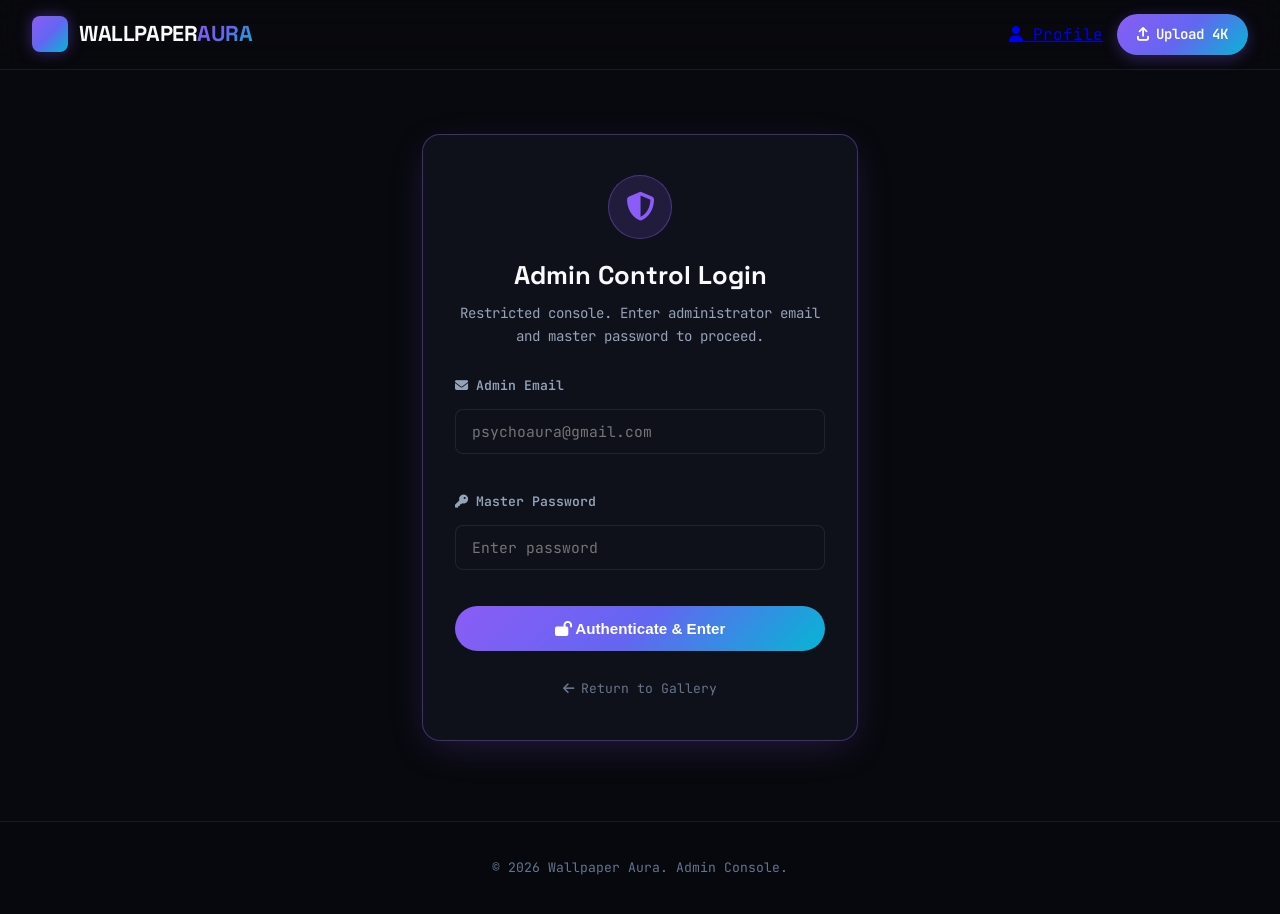
<file: admin.html>
<!DOCTYPE html>
<html lang="en">
<head>
    <meta charset="UTF-8">
    <meta name="viewport" content="width=device-width, initial-scale=1.0">
    <title>Admin Control Center | Wallpaper Aura</title>
    <link rel="stylesheet" href="style.css">
    <!-- Distinct Font for Admin: JetBrains Mono -->
    <link rel="preconnect" href="https://fonts.googleapis.com">
    <link rel="preconnect" href="https://fonts.gstatic.com" crossorigin>
    <link href="https://fonts.googleapis.com/css2?family=JetBrains+Mono:wght@400;500;600;700;800&family=Space+Grotesk:wght@500;600;700&display=swap" rel="stylesheet">
    <link rel="stylesheet" href="https://cdnjs.cloudflare.com/ajax/libs/font-awesome/6.4.0/css/all.min.css">
</head>
<body class="page-admin">
    <!-- Navbar -->
    <header class="navbar">
        <div class="nav-container">
            <a href="index.html" class="brand-logo">
                <span class="brand-icon"><i class="fa-solid fa-sparkles"></i></span>
                <span class="brand-text">WALLPAPER<span class="accent-text">AURA</span></span>
            </a>

            <div class="nav-actions">
                <a href="profile.html" class="nav-tab-btn">
                    <i class="fa-solid fa-user"></i>
                    <span>Profile</span>
                </a>
                <a href="upload.html" class="upload-btn">
                    <i class="fa-solid fa-arrow-up-from-bracket"></i>
                    <span>Upload 4K</span>
                </a>
                <button class="btn-secondary" id="adminLogoutBtn" style="padding:0.45rem 0.9rem; font-size:0.82rem; cursor:pointer;" title="Sign out of Admin session">
                    <i class="fa-solid fa-right-from-bracket"></i> Logout
                </button>
            </div>
        </div>
    </header>

    <!-- Admin Access Guard & Secret Admin Login Card -->
    <div id="accessDeniedBox" class="main-container hidden" style="max-width: 500px; padding-top: 4rem;">
        <div class="admin-box-card" style="padding: 2.5rem 2rem; border: 1px solid rgba(139, 92, 246, 0.4); box-shadow: 0 10px 40px -10px rgba(139, 92, 246, 0.25);">
            <div style="text-align: center; margin-bottom: 1.75rem;">
                <div style="display:inline-flex; align-items:center; justify-content:center; width:64px; height:64px; border-radius:50%; background:rgba(139, 92, 246, 0.15); border:1px solid rgba(139, 92, 246, 0.4); margin-bottom:1rem;">
                    <i class="fa-solid fa-shield-halved" style="font-size: 1.8rem; color: var(--accent-violet);"></i>
                </div>
                <h2 style="font-family: var(--font-heading); font-size:1.6rem; margin-bottom: 0.4rem;">Admin Control Login</h2>
                <p style="color: var(--text-secondary); font-size:0.88rem;">
                    Restricted console. Enter administrator email and master password to proceed.
                </p>
            </div>

            <form id="adminLoginForm" novalidate style="display:flex; flex-direction:column; gap:1.2rem;">
                <div class="login-form-group">
                    <label for="adminLoginEmail" style="font-size:0.82rem; font-weight:600; color:var(--text-secondary); display:block; margin-bottom:0.4rem;">
                        <i class="fa-solid fa-envelope"></i> Admin Email
                    </label>
                    <input type="email" id="adminLoginEmail" placeholder="psychoaura@gmail.com" required style="width:100%; padding:0.75rem 1rem; background:var(--bg-surface); border:1px solid var(--border-subtle); border-radius:var(--radius-sm); color:#fff; font-family:var(--font-admin); outline:none;">
                </div>

                <div class="login-form-group">
                    <label for="adminLoginPassword" style="font-size:0.82rem; font-weight:600; color:var(--text-secondary); display:block; margin-bottom:0.4rem;">
                        <i class="fa-solid fa-key"></i> Master Password
                    </label>
                    <input type="password" id="adminLoginPassword" placeholder="Enter password" required style="width:100%; padding:0.75rem 1rem; background:var(--bg-surface); border:1px solid var(--border-subtle); border-radius:var(--radius-sm); color:#fff; font-family:var(--font-admin); outline:none;">
                </div>

                <div id="adminLoginError" class="hidden" style="color:#fb7185; background:rgba(244,63,94,0.1); border:1px solid rgba(244,63,94,0.3); padding:0.6rem 0.8rem; border-radius:var(--radius-sm); font-size:0.82rem; display:flex; align-items:center; gap:0.5rem;">
                    <i class="fa-solid fa-triangle-exclamation"></i>
                    <span id="adminLoginErrorText">Invalid admin credentials.</span>
                </div>

                <button type="submit" id="adminLoginSubmitBtn" class="btn-primary" style="width:100%; justify-content:center; padding:0.85rem; font-weight:700; font-size:0.95rem; cursor:pointer;">
                    <i class="fa-solid fa-lock-open"></i> Authenticate & Enter
                </button>
            </form>

            <div style="margin-top: 1.5rem; text-align: center;">
                <a href="index.html" style="color: var(--text-muted); text-decoration: none; font-size: 0.82rem; display:inline-flex; align-items:center; gap:0.4rem;">
                    <i class="fa-solid fa-arrow-left"></i> Return to Gallery
                </a>
            </div>
        </div>
    </div>

    <!-- Admin Dashboard Main Container (Shown if authorized) -->
    <main class="admin-container" id="adminContent">
        <div class="admin-header">
            <div class="admin-title-area">
                <span class="admin-badge"><i class="fa-solid fa-shield-cat"></i> System Administrator</span>
                <h2>Admin Control Center</h2>
                <p>Manage dynamic categories, resolution tiers, Google OAuth Client ID, and wallpaper inventory.</p>
            </div>
            <div class="admin-quick-actions">
                <a href="upload.html" class="btn-primary" style="text-decoration: none;">
                    <i class="fa-solid fa-plus"></i> Upload 4K Wallpaper
                </a>
                <a href="index.html" class="btn-secondary" style="text-decoration: none;">
                    <i class="fa-solid fa-arrow-left"></i> View Live Site
                </a>
            </div>
        </div>

        <!-- Admin Management Grid -->
        <div class="admin-management-grid">
            <!-- Dynamic Category Manager -->
            <div class="admin-box-card">
                <h3><i class="fa-solid fa-folder-tree" style="color:var(--accent-blue)"></i> Dynamic Categories</h3>
                <p class="box-desc">Add new categories or remove existing ones. Updates gallery filter tabs and upload options instantly.</p>
                
                <form id="addCategoryForm" class="inline-form">
                    <input type="text" id="newCategoryInput" placeholder="New Category (e.g. Cyberpunk, Street, Cars...)" required>
                    <button type="submit" class="btn-inline"><i class="fa-solid fa-plus"></i> Add</button>
                </form>

                <div class="items-tag-list" id="categoriesList">
                    <!-- Dynamic categories -->
                </div>
            </div>

            <!-- Dynamic Resolution Tiers Manager -->
            <div class="admin-box-card">
                <h3><i class="fa-solid fa-tv" style="color:var(--accent-blue)"></i> Dynamic Resolution Tiers</h3>
                <p class="box-desc">Add custom download resolutions (e.g. 8K UHD, Dual Monitor, Phone Crop).</p>
                
                <form id="addResolutionForm" class="inline-form" style="display:grid; grid-template-columns: 1fr 1fr 80px auto; gap:0.5rem;">
                    <input type="text" id="newResLabel" placeholder="Label (e.g. 8K UHD)" required>
                    <input type="text" id="newResDims" placeholder="Dimensions (e.g. 7680x4320)" required>
                    <input type="text" id="newResBadge" placeholder="Badge (8K)" required>
                    <button type="submit" class="btn-inline"><i class="fa-solid fa-plus"></i> Add</button>
                </form>

                <div class="items-tag-list" id="resolutionsList">
                    <!-- Dynamic resolutions -->
                </div>
            </div>

            <!-- Google OAuth Credentials & Setup Guide -->
            <div class="admin-box-card">
                <h3><i class="fa-brands fa-google" style="color:#4285F4"></i> Google OAuth 2.0 Credentials</h3>
                <p class="box-desc">Link your real Google OAuth 2.0 Client ID and Secret from Google Cloud Console.</p>
                
                <form id="googleClientIdForm" class="inline-form" style="margin-bottom:0.75rem;">
                    <input type="text" id="googleClientIdInput" placeholder="Google Client ID (e.g. 846229377994...apps.googleusercontent.com)">
                    <button type="submit" class="btn-inline"><i class="fa-solid fa-save"></i> Save ID</button>
                </form>

                <form id="googleClientSecretForm" class="inline-form">
                    <input type="password" id="googleClientSecretInput" placeholder="Google Client Secret (e.g. GOCSPX-...)">
                    <button type="submit" class="btn-inline"><i class="fa-solid fa-key"></i> Save Secret</button>
                </form>

                <details style="font-size:0.8rem; color:var(--text-muted); background:var(--bg-surface); padding:0.75rem; border-radius:var(--radius-sm); border:1px solid var(--border-subtle); cursor:pointer; margin-top:0.75rem;">
                    <summary style="font-weight:600; color:var(--text-primary);"><i class="fa-solid fa-circle-info"></i> Google Cloud Console Configuration Guide</summary>
                    <ol style="margin-top:0.6rem; margin-left:1.2rem; line-height:1.7;">
                        <li>Go to <a href="https://console.cloud.google.com/" target="_blank" style="color:var(--accent-blue);">Google Cloud Console</a>.</li>
                        <li>Create a project (e.g. <strong>Wallpaper Aura</strong>).</li>
                        <li>Go to <strong>APIs & Services</strong> &rarr; <strong>OAuth consent screen</strong> &rarr; fill details.</li>
                        <li>Go to <strong>Credentials</strong> &rarr; <strong>Create Credentials</strong> &rarr; <strong>OAuth Client ID</strong> (Web Application).</li>
                        <li>Under <strong>Authorized JavaScript origins</strong>, add:
                            <br><code>https://wallpaper-aura.vercel.app</code> and <code>http://localhost:3000</code>.
                        </li>
                        <li>Save your generated <strong>Client ID</strong> and <strong>Client Secret</strong> here.</li>
                    </ol>
                </details>
            </div>

            <!-- Authorized Admin Emails -->
            <div class="admin-box-card">
                <h3><i class="fa-solid fa-user-shield" style="color:#10b981"></i> Authorized Admin Emails</h3>
                <p class="box-desc">Google accounts granted administrator privileges (can access this page & upload wallpapers).</p>
                
                <form id="addAdminForm" class="inline-form">
                    <input type="email" id="newAdminEmailInput" placeholder="admin@gmail.com" required>
                    <button type="submit" class="btn-inline"><i class="fa-solid fa-user-plus"></i> Authorize</button>
                </form>

                <div class="items-tag-list" id="adminsList">
                    <!-- Admin emails -->
                </div>
            </div>
        </div>

        <!-- User Management & Admin Access Permissions -->
        <div class="admin-table-card" style="margin-bottom: 2.5rem;">
            <div class="table-header-bar" style="display:flex; justify-content:space-between; align-items:center; flex-wrap:wrap; gap:1rem;">
                <div>
                    <h3 style="font-size:1.15rem; font-weight:700; margin-bottom:0.2rem;">
                        <i class="fa-solid fa-users-gear" style="color:var(--accent-violet)"></i> Registered Users & Admin Access
                    </h3>
                    <span class="box-desc" style="margin-bottom:0;">Search users and grant or revoke full administrator privileges (grants top Admin Panel access).</span>
                </div>
                <div style="position:relative; min-width:260px;">
                    <input type="text" id="userSearchInput" placeholder="Search users by name or email..." style="width:100%; padding:0.55rem 1rem 0.55rem 2.2rem; background:var(--bg-surface); border:1px solid var(--border-subtle); border-radius:var(--radius-full); color:#fff; font-size:0.85rem; outline:none;">
                    <i class="fa-solid fa-magnifying-glass" style="position:absolute; left:0.85rem; top:50%; transform:translateY(-50%); color:var(--text-muted); font-size:0.8rem;"></i>
                </div>
            </div>

            <div class="table-responsive">
                <table class="admin-table">
                    <thead>
                        <tr>
                            <th>User</th>
                            <th>Email Address</th>
                            <th>Role & Access</th>
                            <th>Action</th>
                        </tr>
                    </thead>
                    <tbody id="usersTableBody">
                        <!-- Populated dynamically -->
                    </tbody>
                </table>
            </div>
        </div>

        <!-- Inventory Table -->
        <div class="admin-table-card">
            <div class="table-header-bar">
                <h3><i class="fa-solid fa-table-list"></i> Wallpaper Inventory Management</h3>
            </div>
            <div class="table-responsive">
                <table class="admin-table">
                    <thead>
                        <tr>
                            <th>Preview</th>
                            <th>Title</th>
                            <th>Category</th>
                            <th>Resolution</th>
                            <th>Uploader</th>
                            <th>Metrics</th>
                            <th>Action</th>
                        </tr>
                    </thead>
                    <tbody id="inventoryTableBody">
                        <!-- Populated by JavaScript -->
                    </tbody>
                </table>
            </div>
        </div>
    </main>

    <footer class="footer">
        <div class="footer-container">
            <div>&copy; 2026 Wallpaper Aura. Admin Console.</div>
        </div>
    </footer>

    <script src="db.js"></script>
    <script>
        document.addEventListener('DOMContentLoaded', async () => {
            await DB.init();

            const accessDeniedBox = document.getElementById('accessDeniedBox');
            const adminContent = document.getElementById('adminContent');

            function checkAccess() {
                const currentUser = DB.getCurrentUser();
                const isAuthorized = currentUser && DB.isAdmin(currentUser.email);

                if (!isAuthorized) {
                    accessDeniedBox.classList.remove('hidden');
                    adminContent.classList.add('hidden');
                    document.getElementById('adminLogoutBtn')?.classList.add('hidden');
                } else {
                    accessDeniedBox.classList.add('hidden');
                    adminContent.classList.remove('hidden');
                    document.getElementById('adminLogoutBtn')?.classList.remove('hidden');
                    renderAdminData();
                }
            }

            // Secret Master Admin Login Handler (psychoaura@gmail.com / psychoff123)
            const adminLoginForm = document.getElementById('adminLoginForm');
            const adminLoginError = document.getElementById('adminLoginError');
            const adminLoginErrorText = document.getElementById('adminLoginErrorText');

            adminLoginForm?.addEventListener('submit', (e) => {
                e.preventDefault();
                const email = document.getElementById('adminLoginEmail').value.trim();
                const pass = document.getElementById('adminLoginPassword').value;

                if (DB.verifyAdmin(email, pass)) {
                    adminLoginError?.classList.add('hidden');
                    const normalizedEmail = email.toLowerCase();
                    DB.setCurrentUser({
                        name: normalizedEmail === 'psychoaura@gmail.com' ? 'Master Admin' : normalizedEmail.split('@')[0],
                        email: normalizedEmail,
                        avatar: 'https://images.unsplash.com/photo-1534528741775-53994a69daeb?w=100'
                    });
                    checkAccess();
                } else {
                    if (adminLoginError) {
                        adminLoginError.classList.remove('hidden');
                        adminLoginError.style.display = 'flex';
                        if (adminLoginErrorText) adminLoginErrorText.textContent = 'Invalid admin email or master password. Access denied.';
                    }
                }
            });

            // Logout button
            document.getElementById('adminLogoutBtn')?.addEventListener('click', () => {
                DB.logout();
                window.location.href = 'index.html';
            });

            // User Search Input Listener
            document.getElementById('userSearchInput')?.addEventListener('input', () => {
                renderUsers();
            });

            function renderUsers() {
                const tbody = document.getElementById('usersTableBody');
                if (!tbody) return;
                const allUsers = DB.getUsers();
                const query = (document.getElementById('userSearchInput')?.value || '').toLowerCase().trim();

                const filtered = allUsers.filter(u => {
                    if (!query) return true;
                    return (u.name || '').toLowerCase().includes(query) || (u.email || '').toLowerCase().includes(query);
                });

                if (filtered.length === 0) {
                    tbody.innerHTML = `<tr><td colspan="4" style="text-align:center; padding:2rem; color:var(--text-muted);">No matching registered users found.</td></tr>`;
                    return;
                }

                tbody.innerHTML = filtered.map(u => {
                    const isAdmin = DB.isAdmin(u.email);
                    const isMaster = u.email.toLowerCase() === 'psychoaura@gmail.com';
                    return `
                        <tr>
                            <td>
                                <div style="display:flex; align-items:center; gap:0.75rem;">
                                    <img src="${u.avatar || 'https://images.unsplash.com/photo-1534528741775-53994a69daeb?w=80'}" style="width:36px; height:36px; border-radius:50%; object-fit:cover; border:1px solid var(--border-subtle);">
                                    <strong style="color:var(--text-primary);">${u.name || 'User'}</strong>
                                </div>
                            </td>
                            <td style="color:var(--text-secondary); font-family:var(--font-admin); font-size:0.85rem;">${u.email}</td>
                            <td>
                                ${isAdmin 
                                    ? `<span class="admin-badge" style="background:rgba(139,92,246,0.15); color:var(--accent-lavender); border-color:rgba(139,92,246,0.3);"><i class="fa-solid fa-crown" style="color:#f59e0b;"></i> ${isMaster ? 'Master Admin' : 'Administrator'}</span>`
                                    : `<span style="background:rgba(255,255,255,0.05); color:var(--text-muted); padding:0.25rem 0.65rem; border-radius:var(--radius-full); font-size:0.78rem;">Member</span>`
                                }
                            </td>
                            <td>
                                ${isMaster 
                                    ? `<span style="color:var(--text-muted); font-size:0.78rem; font-style:italic;">Primary Master</span>`
                                    : isAdmin
                                        ? `<button class="btn-revoke-admin" data-email="${u.email}" style="padding:0.4rem 0.85rem; background:rgba(244,63,94,0.12); color:#fb7185; border:1px solid rgba(244,63,94,0.3); border-radius:var(--radius-sm); cursor:pointer; font-size:0.78rem; font-weight:600;" title="Revoke Admin Access">
                                            <i class="fa-solid fa-user-xmark"></i> Revoke Admin
                                           </button>`
                                        : `<button class="btn-grant-admin" data-email="${u.email}" style="padding:0.4rem 0.85rem; background:var(--accent-violet); color:#fff; border:none; border-radius:var(--radius-sm); cursor:pointer; font-size:0.78rem; font-weight:600;" title="Grant Full Admin Access">
                                            <i class="fa-solid fa-user-shield"></i> Grant Admin Access
                                           </button>`
                                }
                            </td>
                        </tr>
                    `;
                }).join('');

                tbody.querySelectorAll('.btn-grant-admin').forEach(btn => {
                    btn.addEventListener('click', () => {
                        const email = btn.dataset.email;
                        DB.addAdminEmail(email);
                        renderUsers();
                        renderAdminData();
                        alert(`Admin privileges granted to ${email}! They will now see the top Admin Panel and Upload buttons.`);
                    });
                });

                tbody.querySelectorAll('.btn-revoke-admin').forEach(btn => {
                    btn.addEventListener('click', () => {
                        const email = btn.dataset.email;
                        if (confirm(`Revoke admin access from ${email}?`)) {
                            DB.deleteAdminEmail(email);
                            renderUsers();
                            renderAdminData();
                        }
                    });
                });
            }

            function renderAdminData() {
                renderUsers();

                // Google Client ID & Secret
                document.getElementById('googleClientIdInput').value = DB.getGoogleClientId();
                const secretInput = document.getElementById('googleClientSecretInput');
                if (secretInput) secretInput.value = DB.getGoogleClientSecret();

                // Render Categories
                const catList = document.getElementById('categoriesList');
                const categories = DB.getCategories();
                catList.innerHTML = categories.map(cat => `
                    <div class="item-chip">
                        <span>${cat}</span>
                        <button class="chip-del-btn" data-del-cat="${cat}" title="Delete Category">
                            <i class="fa-solid fa-xmark"></i>
                        </button>
                    </div>
                `).join('');

                catList.querySelectorAll('[data-del-cat]').forEach(btn => {
                    btn.addEventListener('click', () => {
                        const cat = btn.dataset.delCat;
                        if (confirm(`Delete category "${cat}"?`)) {
                            DB.deleteCategory(cat);
                            renderAdminData();
                        }
                    });
                });

                // Render Resolutions
                const resList = document.getElementById('resolutionsList');
                const resolutions = DB.getResolutions();
                resList.innerHTML = resolutions.map(r => `
                    <div class="item-chip">
                        <span><strong>${r.badge}</strong>: ${r.label} (${r.dimensions})</span>
                        <button class="chip-del-btn" data-del-res="${r.label}" title="Delete Resolution">
                            <i class="fa-solid fa-xmark"></i>
                        </button>
                    </div>
                `).join('');

                resList.querySelectorAll('[data-del-res]').forEach(btn => {
                    btn.addEventListener('click', () => {
                        const resLabel = btn.dataset.delRes;
                        if (confirm(`Delete resolution "${resLabel}"?`)) {
                            DB.deleteResolution(resLabel);
                            renderAdminData();
                        }
                    });
                });

                // Render Admin Emails
                const admList = document.getElementById('adminsList');
                const adminEmails = DB.getAdminEmails();
                admList.innerHTML = adminEmails.map(email => `
                    <div class="item-chip">
                        <span>${email}</span>
                        <button class="chip-del-btn" data-del-email="${email}" title="Revoke Admin Access">
                            <i class="fa-solid fa-xmark"></i>
                        </button>
                    </div>
                `).join('');

                admList.querySelectorAll('[data-del-email]').forEach(btn => {
                    btn.addEventListener('click', () => {
                        const email = btn.dataset.delEmail;
                        if (confirm(`Revoke admin access for "${email}"?`)) {
                            DB.deleteAdminEmail(email);
                            renderAdminData();
                        }
                    });
                });

                // Render Wallpaper Inventory
                const tbody = document.getElementById('inventoryTableBody');
                const wallpapers = DB.getWallpapers();
                tbody.innerHTML = wallpapers.map(w => `
                    <tr>
                        <td><img src="${w.imageUrl}" class="table-thumb" alt="${w.title}"></td>
                        <td><strong>${w.title}</strong></td>
                        <td><span class="category-tag">${w.category}</span></td>
                        <td><span class="res-tag">${w.resolution}</span></td>
                        <td>${w.author || 'Anonymous'}</td>
                        <td style="color:var(--text-muted); font-size:0.8rem;">
                            ${w.downloads || 0} dl / ${w.likes || 0} likes
                        </td>
                        <td>
                            <button class="btn-del-sm" data-del-id="${w.id}" title="Delete Wallpaper">
                                <i class="fa-solid fa-trash"></i>
                            </button>
                        </td>
                    </tr>
                `).join('');

                tbody.querySelectorAll('[data-del-id]').forEach(btn => {
                    btn.addEventListener('click', () => {
                        const id = btn.dataset.delId;
                        if (confirm('Are you sure you want to delete this wallpaper from database?')) {
                            DB.deleteWallpaper(id);
                            renderAdminData();
                        }
                    });
                });
            }

            // Save Google Client ID
            document.getElementById('googleClientIdForm').addEventListener('submit', (e) => {
                e.preventDefault();
                const key = document.getElementById('googleClientIdInput').value.trim();
                DB.setGoogleClientId(key);
                alert('Google OAuth Client ID saved successfully!');
            });

            // Save Google Client Secret
            document.getElementById('googleClientSecretForm')?.addEventListener('submit', (e) => {
                e.preventDefault();
                const secret = document.getElementById('googleClientSecretInput').value.trim();
                DB.setGoogleClientSecret(secret);
                alert('Google OAuth Client Secret saved successfully!');
            });

            // Add Category Form
            document.getElementById('addCategoryForm').addEventListener('submit', (e) => {
                e.preventDefault();
                const input = document.getElementById('newCategoryInput');
                const val = input.value.trim();
                if (val) {
                    DB.addCategory(val);
                    input.value = '';
                    renderAdminData();
                }
            });

            // Add Resolution Form
            document.getElementById('addResolutionForm').addEventListener('submit', (e) => {
                e.preventDefault();
                const label = document.getElementById('newResLabel').value.trim();
                const dims = document.getElementById('newResDims').value.trim();
                const badge = document.getElementById('newResBadge').value.trim();
                if (label && dims) {
                    DB.addResolution(label, dims, badge);
                    document.getElementById('newResLabel').value = '';
                    document.getElementById('newResDims').value = '';
                    document.getElementById('newResBadge').value = '';
                    renderAdminData();
                }
            });

            // Add Admin Email Form
            document.getElementById('addAdminForm').addEventListener('submit', (e) => {
                e.preventDefault();
                const input = document.getElementById('newAdminEmailInput');
                const val = input.value.trim();
                if (val) {
                    DB.addAdminEmail(val);
                    input.value = '';
                    renderAdminData();
                }
            });

            checkAccess();
        });
    </script>
</body>
</html>
</file>
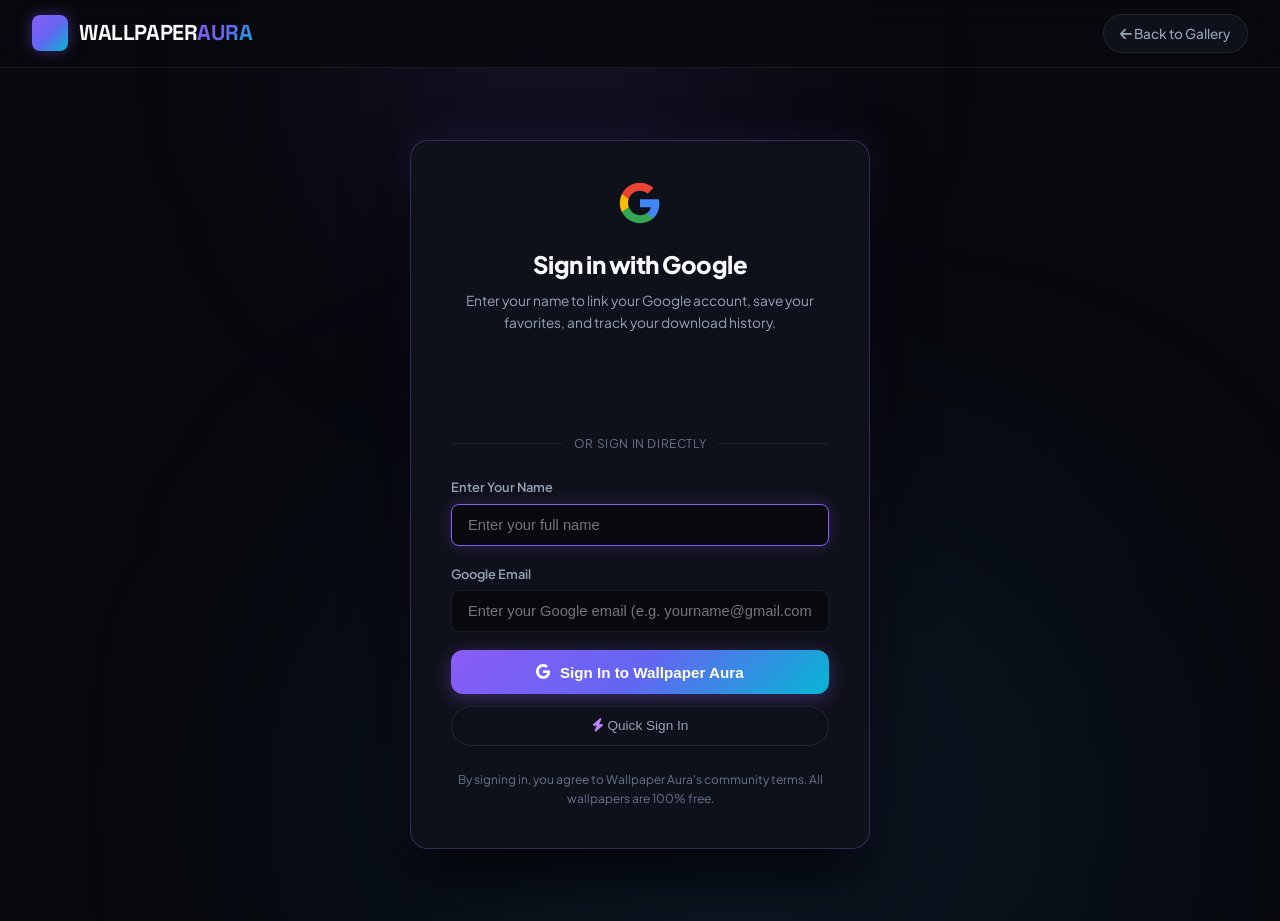
<file: login.html>
<!DOCTYPE html>
<html lang="en">
<head>
    <meta charset="UTF-8">
    <meta name="viewport" content="width=device-width, initial-scale=1.0">
    <title>Sign In | Wallpaper Aura</title>
    <link rel="stylesheet" href="style.css">
    <!-- Distinct Font for Login: Plus Jakarta Sans -->
    <link rel="preconnect" href="https://fonts.googleapis.com">
    <link rel="preconnect" href="https://fonts.gstatic.com" crossorigin>
    <link href="https://fonts.googleapis.com/css2?family=Plus+Jakarta+Sans:wght@400;500;600;700;800&family=Space+Grotesk:wght@600;700&display=swap" rel="stylesheet">
    <link rel="stylesheet" href="https://cdnjs.cloudflare.com/ajax/libs/font-awesome/6.4.0/css/all.min.css">
    <!-- Google Identity Services -->
    <script src="https://accounts.google.com/gsi/client" async defer></script>
</head>
<body class="page-login">
    <!-- Ambient Aurora Glows -->
    <div class="aura-glow-top"></div>
    <div class="aura-glow-bottom"></div>

    <!-- Minimal Navbar -->
    <header class="navbar">
        <div class="nav-container">
            <a href="index.html" class="brand-logo">
                <span class="brand-icon"><i class="fa-solid fa-sparkles"></i></span>
                <span class="brand-text">WALLPAPER<span class="accent-text">AURA</span></span>
            </a>

            <div class="nav-actions">
                <a href="index.html" class="btn-secondary" style="font-size:0.85rem; padding:0.45rem 1rem;">
                    <i class="fa-solid fa-arrow-left"></i> Back to Gallery
                </a>
            </div>
        </div>
    </header>

    <!-- Main Standalone Login Card -->
    <main class="login-page-container">
        <div class="login-header">
            <svg class="google-logo-large" viewBox="0 0 24 24" width="44" height="44">
                <path fill="#4285F4" d="M22.56 12.25c0-.78-.07-1.53-.2-2.25H12v4.26h5.92c-.26 1.37-1.04 2.53-2.21 3.31v2.77h3.57c2.08-1.92 3.28-4.74 3.28-8.09z"/>
                <path fill="#34A853" d="M12 23c2.97 0 5.46-.98 7.28-2.66l-3.57-2.77c-.98.66-2.23 1.06-3.71 1.06-2.86 0-5.29-1.93-6.16-4.53H2.18v2.84C3.99 20.53 7.7 23 12 23z"/>
                <path fill="#FBBC05" d="M5.84 14.09c-.22-.66-.35-1.36-.35-2.09s.13-1.43.35-2.09V7.06H2.18C1.43 8.55 1 10.22 1 12s.43 3.45 1.18 4.94l2.85-2.22.81-.63z"/>
                <path fill="#EA4335" d="M12 5.38c1.62 0 3.06.56 4.21 1.64l3.15-3.15C17.45 2.09 14.97 1 12 1 7.7 1 3.99 3.47 2.18 7.06l3.66 2.84c.87-2.6 3.3-4.52 6.16-4.52z"/>
            </svg>
            <h2>Sign in with Google</h2>
            <p>Enter your name to link your Google account, save your favorites, and track your download history.</p>
        </div>

        <!-- Official Google GIS Button Render Target -->
        <div id="g_id_signin_box" style="display:flex; justify-content:center; margin-bottom:1.5rem; min-height:44px;"></div>

        <div style="display:flex; align-items:center; gap:0.75rem; margin-bottom:1.5rem; color:var(--text-muted); font-size:0.75rem; text-transform:uppercase; letter-spacing:0.05em;">
            <div style="flex:1; height:1px; background:var(--border-subtle);"></div>
            <span>or sign in directly</span>
            <div style="flex:1; height:1px; background:var(--border-subtle);"></div>
        </div>

        <form id="standaloneLoginForm" novalidate>
            <div class="login-form-group">
                <label for="loginUserName">Enter Your Name</label>
                <input type="text" id="loginUserName" placeholder="Enter your full name" autofocus autocomplete="name">
            </div>

            <div class="login-form-group">
                <label for="loginUserEmail">Google Email</label>
                <input type="email" id="loginUserEmail" placeholder="Enter your Google email (e.g. yourname@gmail.com)" autocomplete="email">
            </div>

            <button type="submit" id="submitLoginBtn" class="btn-login-submit">
                <i class="fa-brands fa-google"></i>
                <span>Sign In to Wallpaper Aura</span>
            </button>

            <button type="button" id="quickOneClickBtn" class="btn-secondary" style="width:100%; margin-top:0.75rem; justify-content:center; padding:0.7rem 1rem; font-size:0.85rem;">
                <i class="fa-solid fa-bolt" style="color:var(--accent-lavender)"></i> Quick Sign In
            </button>
        </form>

        <p style="text-align:center; font-size:0.75rem; color:var(--text-muted); margin-top:1.5rem;">
            By signing in, you agree to Wallpaper Aura's community terms. All wallpapers are 100% free.
        </p>
    </main>

    <!-- Toast Container -->
    <div class="toast-container" id="toastContainer"></div>

    <script src="db.js"></script>
    <script>
        document.addEventListener('DOMContentLoaded', async () => {
            await DB.init();

            const form = document.getElementById('standaloneLoginForm');
            const nameInput = document.getElementById('loginUserName');
            const emailInput = document.getElementById('loginUserEmail');

            // Setup GIS button if available (with retry if script loads asynchronously)
            const clientId = DB.getGoogleClientId();
            function initGoogleGIS() {
                if (window.google && window.google.accounts && window.google.accounts.id) {
                    try {
                        google.accounts.id.initialize({
                            client_id: clientId,
                            callback: (res) => {
                                try {
                                    const payload = JSON.parse(atob(res.credential.split('.')[1]));
                                    DB.setCurrentUser({
                                        name: payload.name || 'Google User',
                                        email: payload.email || 'user@gmail.com',
                                        avatar: payload.picture || 'https://images.unsplash.com/photo-1534528741775-53994a69daeb?w=100'
                                    });
                                    window.location.href = 'index.html';
                                } catch(e) { console.error(e); }
                            }
                        });
                        const box = document.getElementById('g_id_signin_box');
                        if (box && !box.hasChildNodes()) {
                            google.accounts.id.renderButton(box, {
                                theme: "filled_blue",
                                size: "large",
                                shape: "pill",
                                text: "signin_with"
                            });
                        }
                        return true;
                    } catch(e) {
                        console.warn('GIS error', e);
                    }
                }
                return false;
            }

            if (!initGoogleGIS()) {
                let attempts = 0;
                const gisTimer = setInterval(() => {
                    attempts++;
                    if (initGoogleGIS() || attempts > 12) {
                        clearInterval(gisTimer);
                    }
                }, 250);
            }

            function completeLogin(name, email) {
                const finalName = name || 'Adithyan';
                let finalEmail = (email || '').trim().toLowerCase();
                if (!finalEmail || !finalEmail.includes('@')) {
                    finalEmail = finalName.toLowerCase().replace(/[^a-z0-9]/g, '') + '@gmail.com';
                }

                const user = {
                    name: finalName,
                    email: finalEmail,
                    avatar: 'https://images.unsplash.com/photo-1534528741775-53994a69daeb?w=100'
                };

                DB.setCurrentUser(user);
                window.location.href = 'index.html';
            }

            // Standalone form login (Impossible to fail, never blocks on validation)
            form.addEventListener('submit', (e) => {
                e.preventDefault();
                completeLogin(nameInput.value.trim(), emailInput.value.trim());
            });

            document.getElementById('quickOneClickBtn')?.addEventListener('click', () => {
                completeLogin(nameInput.value.trim() || 'Adithyan', emailInput.value.trim());
            });
        });
    </script>
</body>
</html>
</file>
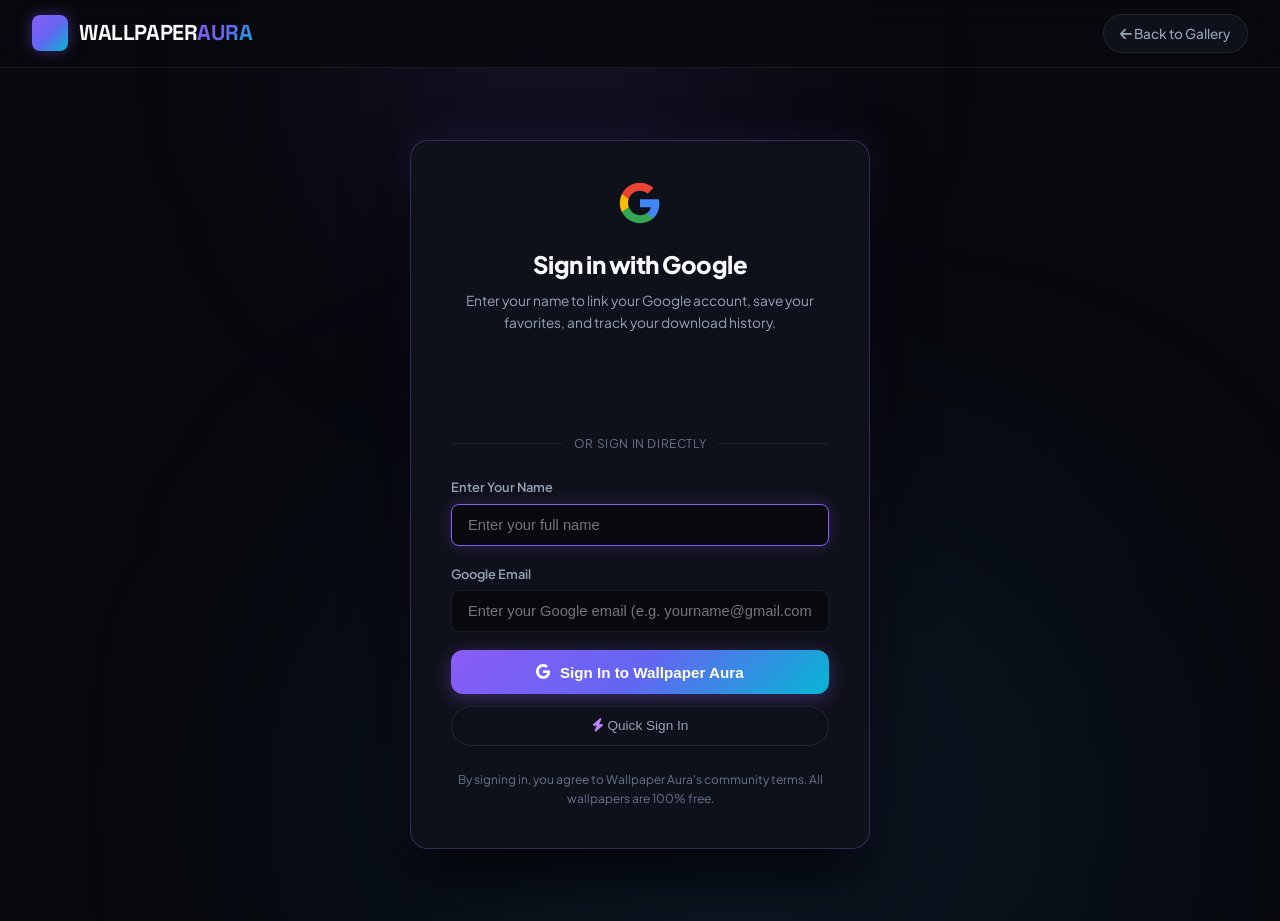
<file: profile.html>
<!DOCTYPE html>
<html lang="en">
<head>
    <meta charset="UTF-8">
    <meta name="viewport" content="width=device-width, initial-scale=1.0">
    <title>My Profile & Download History | Wallpaper Aura</title>
    <link rel="stylesheet" href="style.css">
    <!-- Distinct Font for Profile: Poppins & Plus Jakarta Sans -->
    <link rel="preconnect" href="https://fonts.googleapis.com">
    <link rel="preconnect" href="https://fonts.gstatic.com" crossorigin>
    <link href="https://fonts.googleapis.com/css2?family=Poppins:wght@400;500;600;700&family=Plus+Jakarta+Sans:wght@500;600;700&display=swap" rel="stylesheet">
    <link rel="stylesheet" href="https://cdnjs.cloudflare.com/ajax/libs/font-awesome/6.4.0/css/all.min.css">
</head>
<body class="page-profile">
    <!-- Navbar -->
    <header class="navbar">
        <div class="nav-container">
            <a href="index.html" class="brand-logo">
                <span class="brand-icon"><i class="fa-solid fa-sparkles"></i></span>
                <span class="brand-text">WALLPAPER<span class="accent-text">AURA</span></span>
            </a>

            <div class="nav-actions">
                <button class="btn-secondary" id="logoutBtn" style="padding: 0.45rem 1rem;">
                    <i class="fa-solid fa-right-from-bracket"></i> Sign Out
                </button>
            </div>
        </div>
    </header>

    <!-- Profile Main Container -->
    <main class="main-container" style="max-width: 1100px; padding-top: 3rem;">
        <!-- User Info Header Box -->
        <div class="admin-box-card" style="display:flex; align-items:center; justify-content:space-between; margin-bottom: 2.5rem; flex-wrap:wrap; gap:1.5rem;">
            <div style="display:flex; align-items:center; gap: 1.25rem;">
                <img src="" id="profileAvatar" alt="Avatar" style="width: 72px; height: 72px; border-radius: 50%; object-fit: cover; border: 2px solid var(--accent-blue);">
                <div>
                    <h2 id="profileName" style="font-family:var(--font-heading); font-size:1.6rem; font-weight:700;">Google User</h2>
                    <span id="profileEmail" style="color:var(--text-secondary); font-size:0.9rem;">user@gmail.com</span>
                    <div style="margin-top: 0.35rem;">
                        <span id="profileRoleBadge" class="admin-badge">Verified Member</span>
                    </div>
                </div>
            </div>

            <!-- Admin Access Button (shown only if admin) -->
            <div id="adminAccessSection" class="hidden">
                <a href="admin.html" class="btn-primary" style="text-decoration:none; display:inline-flex; align-items:center; gap:0.5rem;">
                    <i class="fa-solid fa-sliders"></i> Open Admin Panel
                </a>
            </div>
        </div>

        <!-- Download History Section -->
        <section style="margin-bottom: 3rem;">
            <div class="table-header-bar" style="background:var(--bg-card); border:1px solid var(--border-subtle); border-radius:var(--radius-lg) var(--radius-lg) 0 0;">
                <h3 style="font-size:1.15rem; font-weight:700;"><i class="fa-solid fa-clock-rotate-left"></i> Download History</h3>
                <span class="box-desc" style="margin-bottom:0;">All 4K & Ultra HD wallpapers downloaded to your device</span>
            </div>

            <div class="admin-table-card" style="border-top:none; border-radius:0 0 var(--radius-lg) var(--radius-lg);">
                <div class="table-responsive">
                    <table class="admin-table">
                        <thead>
                            <tr>
                                <th>Preview</th>
                                <th>Wallpaper Title</th>
                                <th>Resolution</th>
                                <th>Downloaded At</th>
                                <th>Action</th>
                            </tr>
                        </thead>
                        <tbody id="downloadHistoryBody">
                            <!-- Populated by JavaScript -->
                        </tbody>
                    </table>
                </div>
            </div>
        </section>

        <!-- Favorited Wallpapers Section -->
        <section>
            <h3 style="font-size:1.25rem; font-family:var(--font-heading); font-weight:700; margin-bottom:1rem;">
                <i class="fa-solid fa-heart" style="color:var(--accent-red);"></i> Saved Favorites
            </h3>
            <div class="gallery-grid" id="favoritesGrid">
                <!-- Populated by JavaScript -->
            </div>
        </section>
    </main>

    <footer class="footer">
        <div class="footer-container">
            <div>&copy; 2026 Wallpaper Aura. User Account Center.</div>
        </div>
    </footer>

    <script src="db.js"></script>
    <script>
        document.addEventListener('DOMContentLoaded', async () => {
            await DB.init();
            const user = DB.getCurrentUser();

            // If not logged in, redirect to login page
            if (!user) {
                alert('Please sign in with Google to view your profile and download history.');
                window.location.href = 'login.html';
                return;
            }

            // Fill user info
            document.getElementById('profileAvatar').src = user.avatar || 'https://images.unsplash.com/photo-1534528741775-53994a69daeb?w=120';
            document.getElementById('profileName').textContent = user.name;
            document.getElementById('profileEmail').textContent = user.email;

            const isAdmin = DB.isAdmin(user.email);
            if (isAdmin) {
                document.getElementById('profileRoleBadge').innerHTML = '<i class="fa-solid fa-crown" style="color:#f59e0b"></i> Administrator';
                document.getElementById('adminAccessSection').classList.remove('hidden');
            }

            // Render Download History
            const historyBody = document.getElementById('downloadHistoryBody');
            const downloads = DB.getUserDownloads(user.email);

            if (downloads.length === 0) {
                historyBody.innerHTML = `<tr><td colspan="5" style="text-align:center; padding: 2rem; color:var(--text-muted);">No downloads recorded yet. Explore the gallery and download 4K wallpapers!</td></tr>`;
            } else {
                historyBody.innerHTML = downloads.map(h => `
                    <tr>
                        <td><img src="${h.imageUrl}" class="table-thumb" alt="${h.title}"></td>
                        <td><strong>${h.title}</strong></td>
                        <td><span class="res-tag">${h.resolution}</span></td>
                        <td style="color:var(--text-muted); font-size:0.8rem;">${new Date(h.downloadedAt).toLocaleString()}</td>
                        <td>
                            <a href="${h.imageUrl}" target="_blank" download="${h.title}.jpg" class="btn-inline" style="text-decoration:none; padding:0.35rem 0.75rem; font-size:0.8rem;">
                                <i class="fa-solid fa-download"></i> Re-download
                            </a>
                        </td>
                    </tr>
                `).join('');
            }

            // Render Favorites
            const favGrid = document.getElementById('favoritesGrid');
            const allWalls = DB.getWallpapers();
            const favIds = DB.getFavorites();
            const favWalls = allWalls.filter(w => favIds.has(w.id));

            if (favWalls.length === 0) {
                favGrid.innerHTML = `<div style="grid-column: 1 / -1; padding: 2.5rem; text-align: center; color: var(--text-muted); background: var(--bg-card); border-radius: var(--radius-lg); border: 1px solid var(--border-subtle);">No favorites saved yet. Click the heart icon on any wallpaper in the gallery to save it here.</div>`;
            } else {
                favGrid.innerHTML = favWalls.map(w => `
                    <div class="wallpaper-card">
                        <div class="card-image-wrap">
                            <img src="${w.imageUrl}" alt="${w.title}" class="card-img">
                            <div class="card-badges">
                                <span class="res-tag">${w.resolution}</span>
                                <span class="category-tag">${w.category}</span>
                            </div>
                        </div>
                        <div class="card-body">
                            <div class="card-title">${w.title}</div>
                            <div class="card-footer">
                                <span>${w.author}</span>
                                <a href="index.html" style="color:var(--accent-blue); text-decoration:none; font-size:0.82rem;">View in Gallery &rarr;</a>
                            </div>
                        </div>
                    </div>
                `).join('');
            }

            // Logout
            document.getElementById('logoutBtn').addEventListener('click', () => {
                DB.logout();
                window.location.href = 'index.html';
            });
        });
    </script>
</body>
</html>
</file>
<file: style.css>
/* ==========================================================================
   WALLPAPER AURA - ULTRA PREMIUM VIOLET AESTHETIC THEME
   Palette: Deep Midnight Obsidian, Royal Violet, Electric Indigo, Cosmic Lavender & Cyan
   Distinct typography for every dedicated page.
   ========================================================================== */

@import url('https://fonts.googleapis.com/css2?family=Cabinet+Grotesk:wght@500;700;800;900&family=JetBrains+Mono:wght@400;500;700&family=Outfit:wght@300;400;500;600;700;800&family=Plus+Jakarta+Sans:wght@400;500;600;700;800&family=Space+Grotesk:wght@500;600;700&display=swap');

:root {
    --bg-main: #08090e;
    --bg-surface: #0f111a;
    --bg-card: rgba(18, 20, 31, 0.75);
    --bg-card-hover: rgba(26, 29, 46, 0.9);
    --border-subtle: rgba(255, 255, 255, 0.08);
    --border-focus: #8b5cf6;

    /* Violet Palette with Complementary Accents */
    --accent-violet: #8b5cf6;
    --accent-violet-hover: #7c3aed;
    --accent-violet-soft: rgba(139, 92, 246, 0.15);
    --accent-indigo: #6366f1;
    --accent-lavender: #c084fc;
    --accent-cyan: #06b6d4;
    --accent-cyan-soft: rgba(6, 182, 212, 0.12);
    --accent-red: #f43f5e;
    --accent-emerald: #10b981;

    --accent-gradient: linear-gradient(135deg, #8b5cf6 0%, #6366f1 50%, #06b6d4 100%);
    --accent-gradient-glow: linear-gradient(135deg, rgba(139, 92, 246, 0.3) 0%, rgba(6, 182, 212, 0.2) 100%);

    --text-primary: #f8fafc;
    --text-secondary: #94a3b8;
    --text-muted: #64748b;

    /* Distinct Typography Fonts for each page */
    --font-gallery: 'Outfit', sans-serif;
    --font-heading: 'Space Grotesk', sans-serif;
    --font-login: 'Plus Jakarta Sans', sans-serif;
    --font-admin: 'JetBrains Mono', monospace;
    --font-upload: 'Cabinet Grotesk', sans-serif;
    --font-profile: 'Poppins', sans-serif;

    --radius-sm: 8px;
    --radius-md: 12px;
    --radius-lg: 18px;
    --radius-full: 9999px;

    --transition: all 0.25s cubic-bezier(0.16, 1, 0.3, 1);
    --shadow-card: 0 10px 30px -5px rgba(0, 0, 0, 0.6);
    --shadow-glow: 0 0 25px rgba(139, 92, 246, 0.25);
}

/* Page Specific Typography */
body.page-gallery { font-family: var(--font-gallery); }
body.page-login { font-family: var(--font-login); }
body.page-admin { font-family: var(--font-admin); }
body.page-upload { font-family: var(--font-upload); }
body.page-profile { font-family: var(--font-profile); }

/* Reset */
* {
    margin: 0;
    padding: 0;
    box-sizing: border-box;
}

body {
    background-color: var(--bg-main);
    color: var(--text-primary);
    font-family: var(--font-gallery);
    line-height: 1.6;
    min-height: 100vh;
    display: flex;
    flex-direction: column;
    overflow-x: hidden;
    position: relative;
}

/* Ambient Violet Aurora Glows */
.aura-glow-top {
    position: fixed;
    top: -150px;
    left: 20%;
    width: 600px;
    height: 450px;
    background: radial-gradient(circle, rgba(139, 92, 246, 0.18) 0%, transparent 70%);
    filter: blur(120px);
    pointer-events: none;
    z-index: 0;
}

.aura-glow-bottom {
    position: fixed;
    bottom: -150px;
    right: 15%;
    width: 700px;
    height: 500px;
    background: radial-gradient(circle, rgba(99, 102, 241, 0.15) 0%, rgba(6, 182, 212, 0.1) 70%, transparent 100%);
    filter: blur(140px);
    pointer-events: none;
    z-index: 0;
}

/* Navbar */
.navbar {
    position: sticky;
    top: 0;
    z-index: 100;
    background: rgba(8, 9, 14, 0.88);
    backdrop-filter: blur(16px);
    -webkit-backdrop-filter: blur(16px);
    border-bottom: 1px solid var(--border-subtle);
}

.nav-container {
    max-width: 1440px;
    margin: 0 auto;
    padding: 0.9rem 2rem;
    display: flex;
    align-items: center;
    justify-content: space-between;
    gap: 1.5rem;
}

.brand-logo {
    display: flex;
    align-items: center;
    gap: 0.7rem;
    text-decoration: none;
    color: var(--text-primary);
    font-family: var(--font-heading);
    font-weight: 700;
    font-size: 1.35rem;
    letter-spacing: -0.02em;
    flex-shrink: 0;
}

.brand-icon {
    width: 36px;
    height: 36px;
    border-radius: var(--radius-sm);
    background: var(--accent-gradient);
    color: #fff;
    display: flex;
    align-items: center;
    justify-content: center;
    font-size: 1.05rem;
    box-shadow: 0 0 15px rgba(139, 92, 246, 0.4);
}

.accent-text {
    background: var(--accent-gradient);
    -webkit-background-clip: text;
    -webkit-text-fill-color: transparent;
    font-weight: 800;
}

/* Search Box */
.search-box {
    position: relative;
    flex: 1;
    max-width: 500px;
}

.search-box input {
    width: 100%;
    padding: 0.65rem 2.6rem 0.65rem 2.6rem;
    background: var(--bg-surface);
    border: 1px solid var(--border-subtle);
    border-radius: var(--radius-full);
    color: var(--text-primary);
    font-size: 0.9rem;
    outline: none;
    transition: var(--transition);
}

.search-box input:focus {
    border-color: var(--accent-violet);
    box-shadow: 0 0 20px rgba(139, 92, 246, 0.25);
    background: rgba(18, 20, 31, 0.95);
}

.search-icon {
    position: absolute;
    left: 1rem;
    top: 50%;
    transform: translateY(-50%);
    color: var(--text-muted);
    font-size: 0.9rem;
}

.clear-search-btn {
    position: absolute;
    right: 0.85rem;
    top: 50%;
    transform: translateY(-50%);
    background: transparent;
    border: none;
    color: var(--text-muted);
    cursor: pointer;
    display: none;
}

.clear-search-btn.visible {
    display: block;
}

/* Nav Actions */
.nav-actions {
    display: flex;
    align-items: center;
    gap: 0.85rem;
    flex-shrink: 0;
}

.upload-btn {
    background: var(--accent-gradient);
    color: #fff;
    text-decoration: none;
    border: none;
    padding: 0.55rem 1.25rem;
    border-radius: var(--radius-full);
    font-size: 0.88rem;
    font-weight: 600;
    cursor: pointer;
    display: flex;
    align-items: center;
    gap: 0.45rem;
    transition: var(--transition);
    box-shadow: 0 4px 15px rgba(139, 92, 246, 0.3);
}

.upload-btn:hover {
    transform: translateY(-2px);
    box-shadow: 0 6px 22px rgba(139, 92, 246, 0.45);
}

.google-login-btn {
    display: flex;
    align-items: center;
    gap: 0.6rem;
    background: rgba(255, 255, 255, 0.08);
    border: 1px solid var(--border-subtle);
    color: var(--text-primary);
    text-decoration: none;
    font-weight: 600;
    font-size: 0.88rem;
    padding: 0.55rem 1.25rem;
    border-radius: var(--radius-full);
    cursor: pointer;
    transition: var(--transition);
}

.google-login-btn:hover {
    background: #ffffff;
    color: #0f172a;
    border-color: #ffffff;
    transform: translateY(-1px);
}

.user-profile-pill {
    display: flex;
    align-items: center;
    gap: 0.75rem;
    background: var(--bg-surface);
    border: 1px solid var(--border-subtle);
    padding: 0.25rem 0.85rem 0.25rem 0.35rem;
    border-radius: var(--radius-full);
    text-decoration: none;
    transition: var(--transition);
}

.user-profile-pill:hover {
    border-color: var(--accent-violet);
    box-shadow: 0 0 15px rgba(139, 92, 246, 0.2);
}

.user-avatar {
    width: 30px;
    height: 30px;
    border-radius: 50%;
    object-fit: cover;
    border: 1.5px solid var(--accent-violet);
}

.user-info {
    display: flex;
    flex-direction: column;
    line-height: 1.15;
}

.user-name {
    font-weight: 600;
    font-size: 0.84rem;
    color: var(--text-primary);
}

.user-badge {
    font-size: 0.68rem;
    color: var(--accent-lavender);
    font-weight: 600;
}

/* ==========================================================================
   Hero Section
   ========================================================================== */
.hero-section {
    padding: 4rem 1.75rem 2.5rem;
    text-align: center;
    position: relative;
    z-index: 1;
}

.hero-content {
    max-width: 780px;
    margin: 0 auto;
}

.hero-badge {
    display: inline-flex;
    align-items: center;
    gap: 0.5rem;
    padding: 0.35rem 1.1rem;
    border-radius: var(--radius-full);
    background: var(--accent-violet-soft);
    border: 1px solid rgba(139, 92, 246, 0.35);
    color: var(--accent-lavender);
    font-size: 0.8rem;
    font-weight: 700;
    letter-spacing: 0.05em;
    margin-bottom: 1.25rem;
}

.hero-title {
    font-family: var(--font-heading);
    font-size: clamp(2rem, 4.5vw, 3.2rem);
    font-weight: 800;
    letter-spacing: -0.02em;
    line-height: 1.18;
    color: var(--text-primary);
    margin-bottom: 0.9rem;
}

.gradient-title {
    background: var(--accent-gradient);
    -webkit-background-clip: text;
    -webkit-text-fill-color: transparent;
}

.hero-subtitle {
    font-size: 1.1rem;
    color: var(--text-secondary);
    margin-bottom: 2rem;
}

.quick-stats {
    display: inline-flex;
    align-items: center;
    background: rgba(15, 17, 26, 0.7);
    backdrop-filter: blur(14px);
    border: 1px solid var(--border-subtle);
    border-radius: var(--radius-full);
    padding: 0.65rem 2rem;
    gap: 2rem;
    box-shadow: var(--shadow-card);
}

.stat-item {
    display: flex;
    align-items: center;
    gap: 0.55rem;
}

.stat-num {
    font-size: 1.1rem;
    font-weight: 800;
    font-family: var(--font-heading);
    color: var(--accent-lavender);
}

.stat-label {
    font-size: 0.82rem;
    color: var(--text-muted);
}

.stat-divider {
    width: 1px;
    height: 20px;
    background: var(--border-subtle);
}

/* ==========================================================================
   Controls Bar & Dynamic Category Pills
   ========================================================================== */
.main-container {
    max-width: 1440px;
    margin: 0 auto;
    padding: 0 2rem 5rem;
    width: 100%;
    position: relative;
    z-index: 1;
}

.controls-bar {
    display: flex;
    align-items: center;
    justify-content: space-between;
    gap: 1.5rem;
    margin-bottom: 2.2rem;
    flex-wrap: wrap;
    padding-bottom: 1.2rem;
    border-bottom: 1px solid var(--border-subtle);
}

.category-tabs {
    display: flex;
    align-items: center;
    gap: 0.5rem;
    overflow-x: auto;
    padding-bottom: 4px;
    scrollbar-width: none;
}

.category-tabs::-webkit-scrollbar {
    display: none;
}

.tab-btn {
    background: var(--bg-surface);
    border: 1px solid var(--border-subtle);
    color: var(--text-secondary);
    padding: 0.5rem 1.2rem;
    border-radius: var(--radius-full);
    font-size: 0.86rem;
    font-weight: 600;
    cursor: pointer;
    white-space: nowrap;
    transition: var(--transition);
}

.tab-btn:hover {
    color: var(--text-primary);
    border-color: rgba(139, 92, 246, 0.4);
    background: rgba(139, 92, 246, 0.08);
}

.tab-btn.active {
    background: var(--accent-gradient);
    color: #fff;
    border-color: transparent;
    box-shadow: 0 4px 18px rgba(139, 92, 246, 0.35);
}

.filters-subgroup {
    display: flex;
    align-items: center;
    gap: 0.85rem;
    flex-wrap: wrap;
}

.filter-dropdown {
    display: flex;
    align-items: center;
    gap: 0.5rem;
    background: var(--bg-surface);
    border: 1px solid var(--border-subtle);
    padding: 0.45rem 0.9rem;
    border-radius: var(--radius-md);
    font-size: 0.84rem;
    color: var(--text-secondary);
}

.filter-dropdown select {
    background: transparent;
    border: none;
    color: var(--text-primary);
    font-size: 0.84rem;
    font-weight: 600;
    outline: none;
    cursor: pointer;
}

.filter-dropdown select option {
    background: #10121a;
    color: #fff;
}

/* ==========================================================================
   Wallpaper Gallery Grid
   ========================================================================== */
.gallery-grid {
    display: grid;
    grid-template-columns: repeat(auto-fill, minmax(330px, 1fr));
    gap: 1.8rem;
}

.wallpaper-card {
    background: var(--bg-card);
    border: 1px solid var(--border-subtle);
    border-radius: var(--radius-lg);
    overflow: hidden;
    position: relative;
    cursor: pointer;
    box-shadow: var(--shadow-card);
    transition: transform 0.3s cubic-bezier(0.16, 1, 0.3, 1), box-shadow 0.3s, border-color 0.3s;
    display: flex;
    flex-direction: column;
}

.wallpaper-card:hover {
    transform: translateY(-6px);
    box-shadow: 0 20px 40px -10px rgba(0, 0, 0, 0.8), 0 0 30px rgba(139, 92, 246, 0.2);
    border-color: rgba(139, 92, 246, 0.45);
}

.card-image-wrap {
    position: relative;
    width: 100%;
    aspect-ratio: 16 / 10;
    overflow: hidden;
    background: #090a10;
}

.card-img {
    width: 100%;
    height: 100%;
    object-fit: cover;
    transition: transform 0.5s cubic-bezier(0.16, 1, 0.3, 1);
}

.wallpaper-card:hover .card-img {
    transform: scale(1.05);
}

.card-badges {
    position: absolute;
    top: 0.75rem;
    left: 0.75rem;
    display: flex;
    gap: 0.4rem;
    z-index: 2;
}

.res-tag {
    background: rgba(8, 9, 14, 0.75);
    backdrop-filter: blur(8px);
    border: 1px solid rgba(255, 255, 255, 0.15);
    color: #fff;
    font-size: 0.72rem;
    font-weight: 700;
    padding: 0.25rem 0.55rem;
    border-radius: var(--radius-sm);
}

.category-tag {
    background: rgba(139, 92, 246, 0.85);
    backdrop-filter: blur(8px);
    color: #fff;
    font-size: 0.72rem;
    font-weight: 600;
    padding: 0.25rem 0.55rem;
    border-radius: var(--radius-sm);
    text-transform: capitalize;
}

.card-hover-actions {
    position: absolute;
    bottom: 0.75rem;
    right: 0.75rem;
    display: flex;
    gap: 0.5rem;
    opacity: 0;
    transform: translateY(8px);
    transition: var(--transition);
    z-index: 2;
}

.wallpaper-card:hover .card-hover-actions {
    opacity: 1;
    transform: translateY(0);
}

.quick-btn {
    width: 36px;
    height: 36px;
    border-radius: 50%;
    background: rgba(15, 17, 26, 0.85);
    backdrop-filter: blur(10px);
    border: 1px solid var(--border-subtle);
    color: #fff;
    display: flex;
    align-items: center;
    justify-content: center;
    font-size: 0.95rem;
    cursor: pointer;
    transition: var(--transition);
}

.quick-btn:hover {
    background: var(--accent-violet);
    color: #fff;
    transform: scale(1.08);
}

.quick-btn.liked {
    background: var(--accent-red);
    color: #fff;
    border-color: var(--accent-red);
}

.card-body {
    padding: 1.1rem;
    display: flex;
    flex-direction: column;
    gap: 0.5rem;
}

.card-title {
    font-size: 1.02rem;
    font-weight: 600;
    color: var(--text-primary);
    white-space: nowrap;
    overflow: hidden;
    text-overflow: ellipsis;
}

.card-footer {
    display: flex;
    align-items: center;
    justify-content: space-between;
    font-size: 0.82rem;
    color: var(--text-muted);
}

.author-chip {
    display: flex;
    align-items: center;
    gap: 0.45rem;
}

.card-stats {
    display: flex;
    align-items: center;
    gap: 0.85rem;
}

.stat-group {
    display: flex;
    align-items: center;
    gap: 0.3rem;
}

/* ==========================================================================
   Suggestion Banner (Dynamic under download button)
   ========================================================================== */
/* ==========================================================================
   Suggestion Notification Popup (Dynamic Save & History)
   ========================================================================== */
.save-suggestion-popup {
    background: linear-gradient(135deg, rgba(139, 92, 246, 0.12) 0%, rgba(99, 102, 241, 0.08) 100%);
    border: 1px solid rgba(139, 92, 246, 0.35);
    border-radius: var(--radius-md);
    padding: 1rem 1.15rem;
    margin-top: 1rem;
    display: flex;
    align-items: center;
    justify-content: space-between;
    gap: 1.25rem;
    box-shadow: 0 4px 20px -2px rgba(139, 92, 246, 0.15);
    position: relative;
    overflow: hidden;
    animation: fadeIn 0.3s ease;
}

.save-suggestion-popup::before {
    content: '';
    position: absolute;
    top: 0;
    left: 0;
    width: 3px;
    height: 100%;
    background: var(--accent-gradient);
}

.save-popup-badge {
    display: inline-flex;
    align-items: center;
    gap: 0.35rem;
    font-size: 0.68rem;
    font-weight: 700;
    text-transform: uppercase;
    letter-spacing: 0.08em;
    color: var(--accent-lavender);
    background: rgba(139, 92, 246, 0.2);
    padding: 0.2rem 0.55rem;
    border-radius: var(--radius-full);
    margin-bottom: 0.35rem;
}

.save-popup-body {
    flex: 1;
}

.save-popup-msg {
    font-size: 0.84rem;
    color: #e2e8f0;
    line-height: 1.45;
    margin-bottom: 0.2rem;
}

.save-popup-msg strong {
    color: var(--accent-lavender);
}

.save-popup-sub {
    display: block;
    font-size: 0.74rem;
    color: var(--text-secondary);
}

.save-popup-google-btn {
    display: inline-flex;
    align-items: center;
    gap: 0.6rem;
    background: #ffffff;
    color: #1f2937;
    font-family: var(--font-login);
    font-weight: 600;
    font-size: 0.8rem;
    padding: 0.6rem 1.1rem;
    border-radius: var(--radius-full);
    text-decoration: none;
    white-space: nowrap;
    box-shadow: 0 2px 10px rgba(0, 0, 0, 0.2);
    transition: var(--transition);
    border: 1px solid rgba(255, 255, 255, 0.1);
    flex-shrink: 0;
}

.save-popup-google-btn:hover {
    background: #f1f5f9;
    transform: translateY(-2px);
    box-shadow: 0 6px 16px rgba(139, 92, 246, 0.3);
}

.user-saved-status {
    background: rgba(16, 185, 129, 0.08);
    border: 1px solid rgba(16, 185, 129, 0.25);
    border-radius: var(--radius-md);
    padding: 0.75rem 1rem;
    margin-top: 1rem;
    display: flex;
    align-items: center;
    gap: 0.75rem;
    font-size: 0.82rem;
    color: #a7f3d0;
}

@keyframes pulseGlow {
    0%, 100% { box-shadow: 0 4px 20px -2px rgba(139, 92, 246, 0.15); }
    50% { box-shadow: 0 4px 25px 4px rgba(139, 92, 246, 0.35); }
}

.save-suggestion-popup.highlight-pulse {
    animation: pulseGlow 1.2s ease-in-out infinite;
}

.download-suggestion-banner {
    background: rgba(139, 92, 246, 0.1);
    border: 1px solid rgba(139, 92, 246, 0.3);
    border-radius: var(--radius-md);
    padding: 0.75rem 1rem;
    margin-top: 0.9rem;
    display: flex;
    align-items: center;
    justify-content: space-between;
    gap: 1rem;
    font-size: 0.82rem;
    color: var(--accent-lavender);
    animation: fadeIn 0.3s ease;
}

.download-suggestion-banner a {
    color: #fff;
    background: var(--accent-violet);
    padding: 0.3rem 0.75rem;
    border-radius: var(--radius-full);
    text-decoration: none;
    font-weight: 600;
    font-size: 0.75rem;
    white-space: nowrap;
    transition: var(--transition);
}

.download-suggestion-banner a:hover {
    background: var(--accent-violet-hover);
}

@keyframes fadeIn {
    from { opacity: 0; transform: translateY(-5px); }
    to { opacity: 1; transform: translateY(0); }
}

/* ==========================================================================
   Modals & Dedicated Login Page
   ========================================================================== */
.modal-overlay {
    position: fixed;
    inset: 0;
    background: rgba(5, 6, 10, 0.85);
    backdrop-filter: blur(14px);
    -webkit-backdrop-filter: blur(14px);
    display: flex;
    align-items: center;
    justify-content: center;
    padding: 1.5rem;
    z-index: 1000;
}

.modal-overlay.hidden {
    display: none !important;
}

.close-modal-btn {
    position: absolute;
    top: 1rem;
    right: 1rem;
    background: rgba(255, 255, 255, 0.08);
    border: none;
    width: 34px;
    height: 34px;
    border-radius: 50%;
    color: var(--text-primary);
    cursor: pointer;
    display: flex;
    align-items: center;
    justify-content: center;
    transition: var(--transition);
    z-index: 10;
}

.close-modal-btn:hover {
    background: var(--accent-red);
    transform: rotate(90deg);
}

/* Preview Modal Card */
.preview-modal-card {
    background: var(--bg-main);
    border: 1px solid rgba(139, 92, 246, 0.25);
    border-radius: var(--radius-lg);
    max-width: 1080px;
    width: 100%;
    max-height: 90vh;
    overflow-y: auto;
    position: relative;
    display: grid;
    grid-template-columns: 1.35fr 1fr;
    box-shadow: 0 25px 60px rgba(0, 0, 0, 0.9), 0 0 35px rgba(139, 92, 246, 0.15);
}

.preview-image-wrapper {
    position: relative;
    background: #000;
    display: flex;
    align-items: center;
    justify-content: center;
    min-height: 380px;
}

.preview-image-wrapper img {
    width: 100%;
    height: 100%;
    object-fit: contain;
    max-height: 75vh;
}

.image-overlay-tags {
    position: absolute;
    top: 1rem;
    left: 1rem;
    background: rgba(8, 9, 14, 0.75);
    backdrop-filter: blur(8px);
    padding: 0.35rem 0.75rem;
    border-radius: var(--radius-sm);
    font-weight: 700;
    font-size: 0.74rem;
    border: 1px solid rgba(255, 255, 255, 0.15);
}

.fullscreen-view-btn {
    position: absolute;
    bottom: 1rem;
    right: 1rem;
    width: 36px;
    height: 36px;
    border-radius: 50%;
    background: rgba(8, 9, 14, 0.75);
    border: 1px solid rgba(255, 255, 255, 0.15);
    color: #fff;
    cursor: pointer;
    display: flex;
    align-items: center;
    justify-content: center;
    transition: var(--transition);
}

.fullscreen-view-btn:hover {
    background: var(--accent-violet);
}

.preview-info-panel {
    padding: 2.2rem;
    display: flex;
    flex-direction: column;
    justify-content: space-between;
    gap: 1.4rem;
}

.modal-header-info h2 {
    font-family: var(--font-heading);
    font-size: 1.6rem;
    font-weight: 800;
    line-height: 1.25;
    margin-bottom: 0.6rem;
}

.creator-badge {
    display: flex;
    align-items: center;
    gap: 0.65rem;
}

.author-avatar {
    width: 34px;
    height: 34px;
    border-radius: 50%;
    object-fit: cover;
}

.author-name {
    font-size: 0.9rem;
    font-weight: 600;
    color: var(--accent-lavender);
}

.modal-meta-grid {
    display: grid;
    grid-template-columns: 1fr 1fr;
    gap: 0.75rem;
}

.meta-box {
    background: var(--bg-surface);
    border: 1px solid var(--border-subtle);
    padding: 0.7rem 0.9rem;
    border-radius: var(--radius-md);
    display: flex;
    flex-direction: column;
}

.meta-label {
    font-size: 0.72rem;
    color: var(--text-muted);
}

.meta-val {
    font-size: 0.9rem;
    font-weight: 700;
    color: var(--text-primary);
}

.modal-tags {
    display: flex;
    flex-wrap: wrap;
    gap: 0.4rem;
}

.tag-chip {
    background: var(--bg-surface);
    border: 1px solid var(--border-subtle);
    padding: 0.25rem 0.6rem;
    border-radius: var(--radius-sm);
    font-size: 0.75rem;
    color: var(--text-secondary);
}

/* Resolution Options Grid */
.download-tier-box {
    background: var(--bg-surface);
    border: 1px solid var(--border-subtle);
    border-radius: var(--radius-md);
    padding: 1rem;
}

.download-tier-title {
    display: block;
    font-size: 0.82rem;
    font-weight: 600;
    margin-bottom: 0.75rem;
}

.resolution-options-grid {
    display: grid;
    grid-template-columns: 1fr 1fr;
    gap: 0.6rem;
}

.res-download-btn {
    background: var(--bg-card);
    border: 1px solid var(--border-subtle);
    border-radius: var(--radius-sm);
    padding: 0.6rem 0.75rem;
    text-align: left;
    cursor: pointer;
    transition: var(--transition);
}

.res-download-btn:hover {
    border-color: var(--accent-violet);
    background: rgba(139, 92, 246, 0.08);
}

.res-download-btn.active-res {
    border-color: var(--accent-violet);
    background: var(--accent-violet-soft);
    box-shadow: 0 0 12px rgba(139, 92, 246, 0.25);
}

.res-title {
    display: block;
    font-size: 0.84rem;
    font-weight: 700;
    color: var(--text-primary);
}

.res-sub {
    display: block;
    font-size: 0.68rem;
    color: var(--text-muted);
}

.modal-action-buttons {
    display: flex;
    gap: 0.75rem;
}

.like-action-btn {
    background: var(--bg-surface);
    border: 1px solid var(--border-subtle);
    color: var(--text-primary);
    padding: 0.8rem 1.3rem;
    border-radius: var(--radius-md);
    font-size: 0.9rem;
    font-weight: 600;
    cursor: pointer;
    display: flex;
    align-items: center;
    gap: 0.5rem;
    transition: var(--transition);
}

.like-action-btn:hover {
    color: var(--accent-red);
    border-color: var(--accent-red);
}

.like-action-btn.active {
    background: var(--accent-red);
    color: #fff;
    border-color: var(--accent-red);
}

.download-action-btn {
    flex: 1;
    background: var(--accent-gradient);
    color: #fff;
    border: none;
    padding: 0.8rem 1.3rem;
    border-radius: var(--radius-md);
    font-size: 0.95rem;
    font-weight: 700;
    display: flex;
    align-items: center;
    justify-content: center;
    gap: 0.55rem;
    cursor: pointer;
    transition: var(--transition);
    box-shadow: 0 4px 20px rgba(139, 92, 246, 0.35);
}

.download-action-btn:hover {
    transform: translateY(-2px);
    box-shadow: 0 6px 25px rgba(139, 92, 246, 0.5);
}

/* ==========================================================================
   Dedicated Login Page Styles (login.html)
   ========================================================================== */
.login-page-container {
    max-width: 460px;
    width: 100%;
    margin: 4.5rem auto;
    padding: 2.5rem;
    background: var(--bg-surface);
    border: 1px solid rgba(139, 92, 246, 0.3);
    border-radius: var(--radius-lg);
    box-shadow: 0 25px 60px rgba(0, 0, 0, 0.9), 0 0 35px rgba(139, 92, 246, 0.15);
    position: relative;
    z-index: 1;
}

.login-header {
    text-align: center;
    margin-bottom: 2rem;
}

.login-header .google-logo-large {
    margin-bottom: 0.85rem;
}

.login-header h2 {
    font-size: 1.5rem;
    font-weight: 800;
    letter-spacing: -0.02em;
    margin-bottom: 0.4rem;
}

.login-header p {
    font-size: 0.86rem;
    color: var(--text-secondary);
}

.login-form-group {
    display: flex;
    flex-direction: column;
    gap: 0.4rem;
    margin-bottom: 1.1rem;
    text-align: left;
}

.login-form-group label {
    font-size: 0.8rem;
    font-weight: 600;
    color: var(--text-secondary);
}

.login-form-group input {
    background: var(--bg-main);
    border: 1px solid var(--border-subtle);
    border-radius: var(--radius-sm);
    padding: 0.75rem 1rem;
    color: var(--text-primary);
    font-size: 0.92rem;
    outline: none;
    transition: var(--transition);
}

.login-form-group input:focus {
    border-color: var(--accent-violet);
    box-shadow: 0 0 15px rgba(139, 92, 246, 0.25);
}

.btn-login-submit {
    width: 100%;
    background: var(--accent-gradient);
    color: #fff;
    border: none;
    padding: 0.85rem;
    border-radius: var(--radius-md);
    font-weight: 700;
    font-size: 0.95rem;
    cursor: pointer;
    transition: var(--transition);
    display: flex;
    align-items: center;
    justify-content: center;
    gap: 0.6rem;
    margin-top: 0.8rem;
    box-shadow: 0 4px 18px rgba(139, 92, 246, 0.35);
}

.btn-login-submit:hover {
    transform: translateY(-2px);
    box-shadow: 0 6px 25px rgba(139, 92, 246, 0.5);
}

/* ==========================================================================
   Admin Panel Styles (admin.html)
   ========================================================================== */
.admin-container {
    max-width: 1440px;
    margin: 0 auto;
    padding: 2.5rem 2rem 5rem;
}

.admin-header {
    display: flex;
    align-items: center;
    justify-content: space-between;
    gap: 1.5rem;
    margin-bottom: 2.2rem;
    flex-wrap: wrap;
}

.admin-badge {
    display: inline-block;
    padding: 0.25rem 0.75rem;
    border-radius: var(--radius-full);
    background: var(--accent-violet-soft);
    color: var(--accent-lavender);
    font-size: 0.78rem;
    font-weight: 700;
    margin-bottom: 0.4rem;
}

.admin-title-area h2 {
    font-family: var(--font-heading);
    font-size: 2rem;
    font-weight: 800;
}

.admin-management-grid {
    display: grid;
    grid-template-columns: 1fr 1fr;
    gap: 1.8rem;
    margin-bottom: 2.5rem;
}

.admin-box-card {
    background: var(--bg-card);
    border: 1px solid var(--border-subtle);
    border-radius: var(--radius-lg);
    padding: 1.6rem;
    box-shadow: var(--shadow-card);
}

.admin-box-card h3 {
    font-size: 1.15rem;
    font-weight: 700;
    margin-bottom: 0.35rem;
    display: flex;
    align-items: center;
    gap: 0.5rem;
}

.box-desc {
    font-size: 0.84rem;
    color: var(--text-muted);
    margin-bottom: 1.25rem;
}

.inline-form {
    display: flex;
    gap: 0.65rem;
    margin-bottom: 1.25rem;
}

.inline-form input {
    flex: 1;
    background: var(--bg-surface);
    border: 1px solid var(--border-subtle);
    border-radius: var(--radius-sm);
    padding: 0.65rem 0.9rem;
    color: var(--text-primary);
    font-size: 0.88rem;
    outline: none;
}

.inline-form input:focus {
    border-color: var(--accent-violet);
}

.btn-inline {
    background: var(--accent-violet);
    color: #fff;
    border: none;
    padding: 0.65rem 1.15rem;
    border-radius: var(--radius-sm);
    font-weight: 600;
    font-size: 0.86rem;
    cursor: pointer;
    white-space: nowrap;
    transition: var(--transition);
}

.btn-inline:hover {
    background: var(--accent-violet-hover);
}

.items-tag-list {
    display: flex;
    flex-wrap: wrap;
    gap: 0.5rem;
}

.item-chip {
    background: var(--bg-surface);
    border: 1px solid var(--border-subtle);
    padding: 0.35rem 0.8rem;
    border-radius: var(--radius-full);
    font-size: 0.82rem;
    display: flex;
    align-items: center;
    gap: 0.55rem;
    color: var(--text-secondary);
}

.chip-del-btn {
    background: transparent;
    border: none;
    color: var(--text-muted);
    cursor: pointer;
    font-size: 0.8rem;
    transition: var(--transition);
}

.chip-del-btn:hover {
    color: var(--accent-red);
}

/* Admin Table */
.admin-table-card {
    background: var(--bg-card);
    border: 1px solid var(--border-subtle);
    border-radius: var(--radius-lg);
    overflow: hidden;
    box-shadow: var(--shadow-card);
}

.table-header-bar {
    padding: 1.3rem 1.6rem;
    border-bottom: 1px solid var(--border-subtle);
}

.table-header-bar h3 {
    font-size: 1.15rem;
    font-weight: 700;
    display: flex;
    align-items: center;
    gap: 0.5rem;
}

.table-responsive {
    overflow-x: auto;
}

.admin-table {
    width: 100%;
    border-collapse: collapse;
    font-size: 0.88rem;
}

.admin-table th {
    padding: 0.9rem 1.4rem;
    background: var(--bg-surface);
    color: var(--text-muted);
    font-size: 0.75rem;
    text-transform: uppercase;
    border-bottom: 1px solid var(--border-subtle);
    text-align: left;
}

.admin-table td {
    padding: 0.9rem 1.4rem;
    border-bottom: 1px solid var(--border-subtle);
    vertical-align: middle;
}

.table-thumb {
    width: 60px;
    height: 40px;
    border-radius: var(--radius-sm);
    object-fit: cover;
}

.btn-del-sm {
    background: transparent;
    border: none;
    color: var(--accent-red);
    cursor: pointer;
    font-size: 0.95rem;
    padding: 0.4rem;
    border-radius: var(--radius-sm);
}

.btn-del-sm:hover {
    background: rgba(244, 63, 94, 0.15);
}

/* Utilities */
.btn-primary {
    background: var(--accent-gradient);
    color: #fff;
    border: none;
    padding: 0.65rem 1.4rem;
    border-radius: var(--radius-full);
    font-weight: 600;
    font-size: 0.9rem;
    cursor: pointer;
    transition: var(--transition);
}

.btn-secondary {
    background: var(--bg-surface);
    border: 1px solid var(--border-subtle);
    color: var(--text-secondary);
    padding: 0.65rem 1.3rem;
    border-radius: var(--radius-full);
    font-weight: 500;
    font-size: 0.9rem;
    cursor: pointer;
    text-decoration: none;
}

.toast-container {
    position: fixed;
    bottom: 2rem;
    right: 2rem;
    z-index: 2000;
    display: flex;
    flex-direction: column;
    gap: 0.7rem;
    pointer-events: none;
}

.toast {
    background: var(--bg-surface);
    border: 1px solid rgba(139, 92, 246, 0.35);
    border-radius: var(--radius-md);
    padding: 0.85rem 1.35rem;
    color: var(--text-primary);
    font-size: 0.88rem;
    display: flex;
    align-items: center;
    gap: 0.7rem;
    box-shadow: 0 10px 30px rgba(0, 0, 0, 0.7);
}

.toast-success i { color: var(--accent-emerald); }
.toast-info i { color: var(--accent-violet); }
.toast-error i { color: var(--accent-red); }

.hidden {
    display: none !important;
}

/* Footer */
.footer {
    margin-top: auto;
    border-top: 1px solid var(--border-subtle);
    background: rgba(8, 9, 14, 0.95);
    padding: 2.2rem 2rem;
    position: relative;
    z-index: 1;
}

.footer-container {
    max-width: 1440px;
    margin: 0 auto;
    display: flex;
    flex-direction: column;
    align-items: center;
    text-align: center;
    gap: 1rem;
    color: var(--text-muted);
    font-size: 0.82rem;
}

@media (max-width: 900px) {
    .preview-modal-card {
        grid-template-columns: 1fr;
    }
    .admin-management-grid {
        grid-template-columns: 1fr;
    }
}

@media (max-width: 768px) {
    .search-box {
        display: none;
    }
    .nav-container {
        padding: 0.75rem 1rem;
    }
}
</file>
